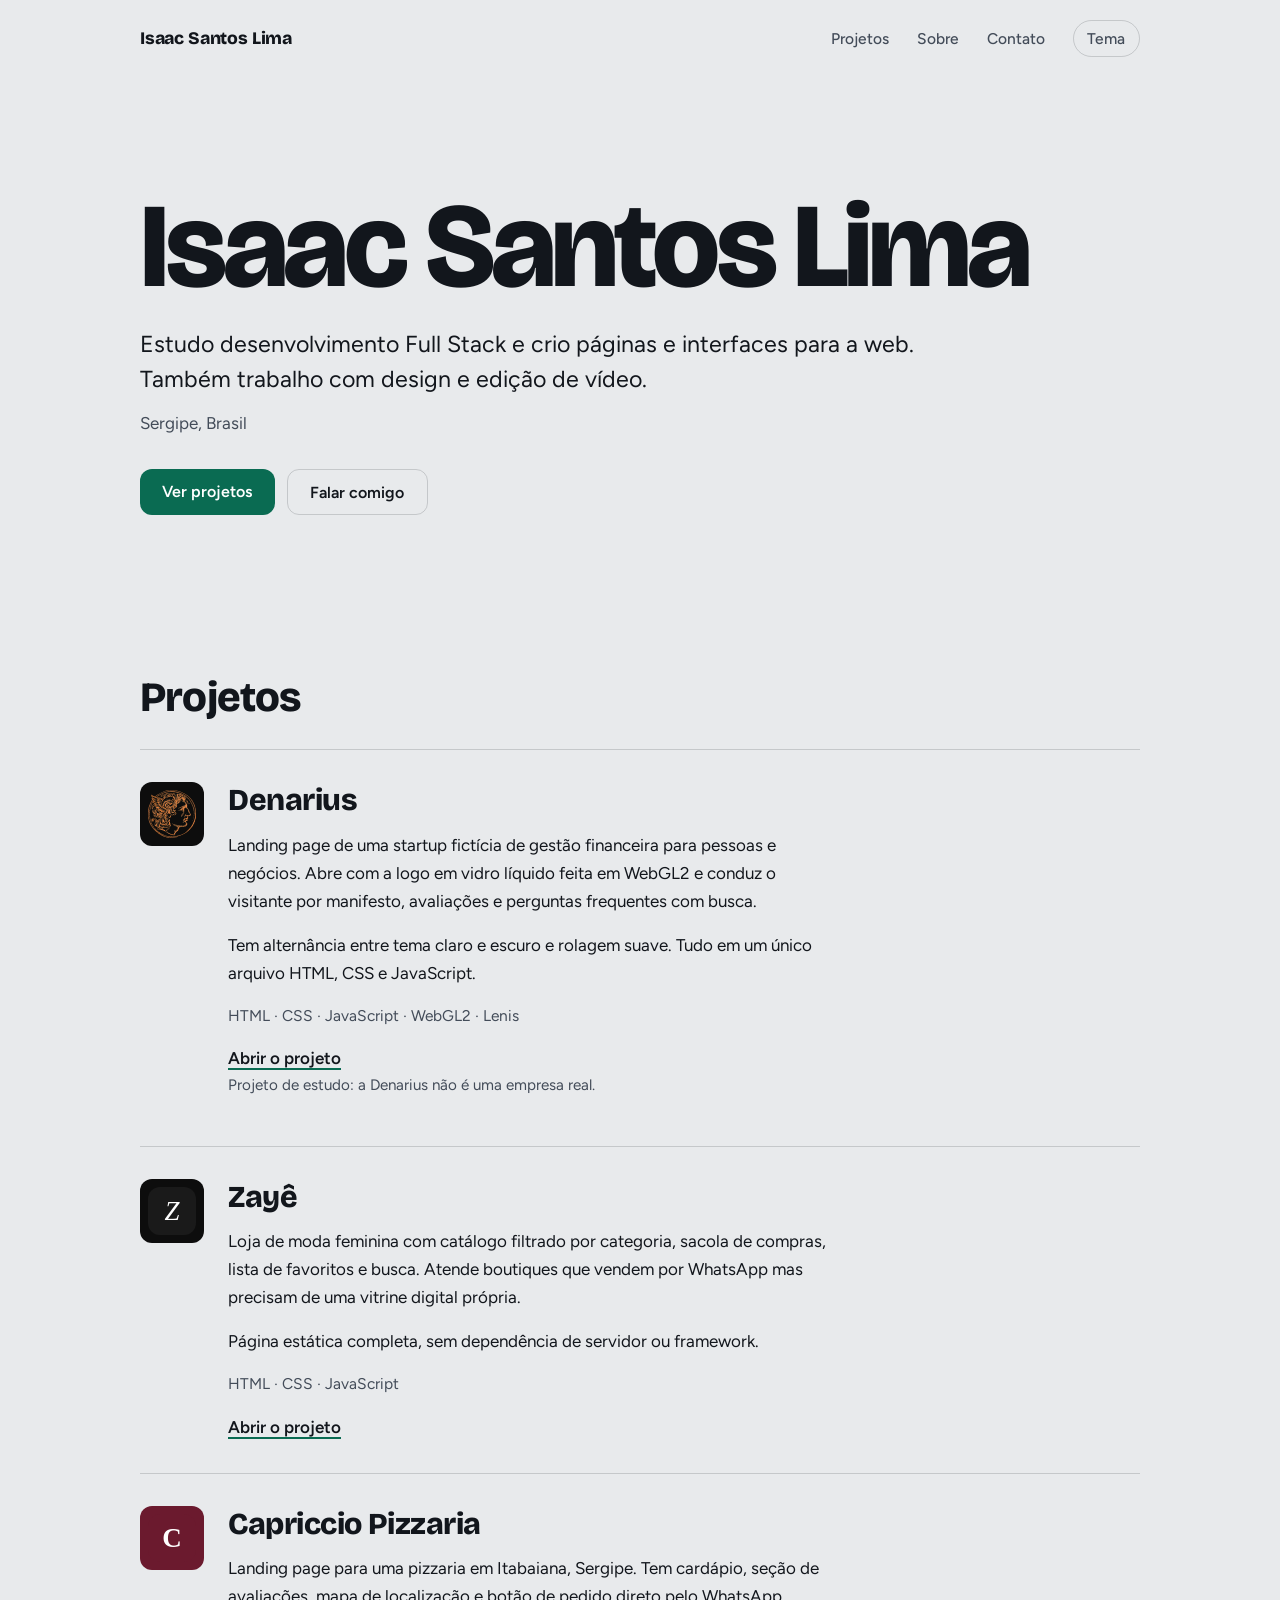
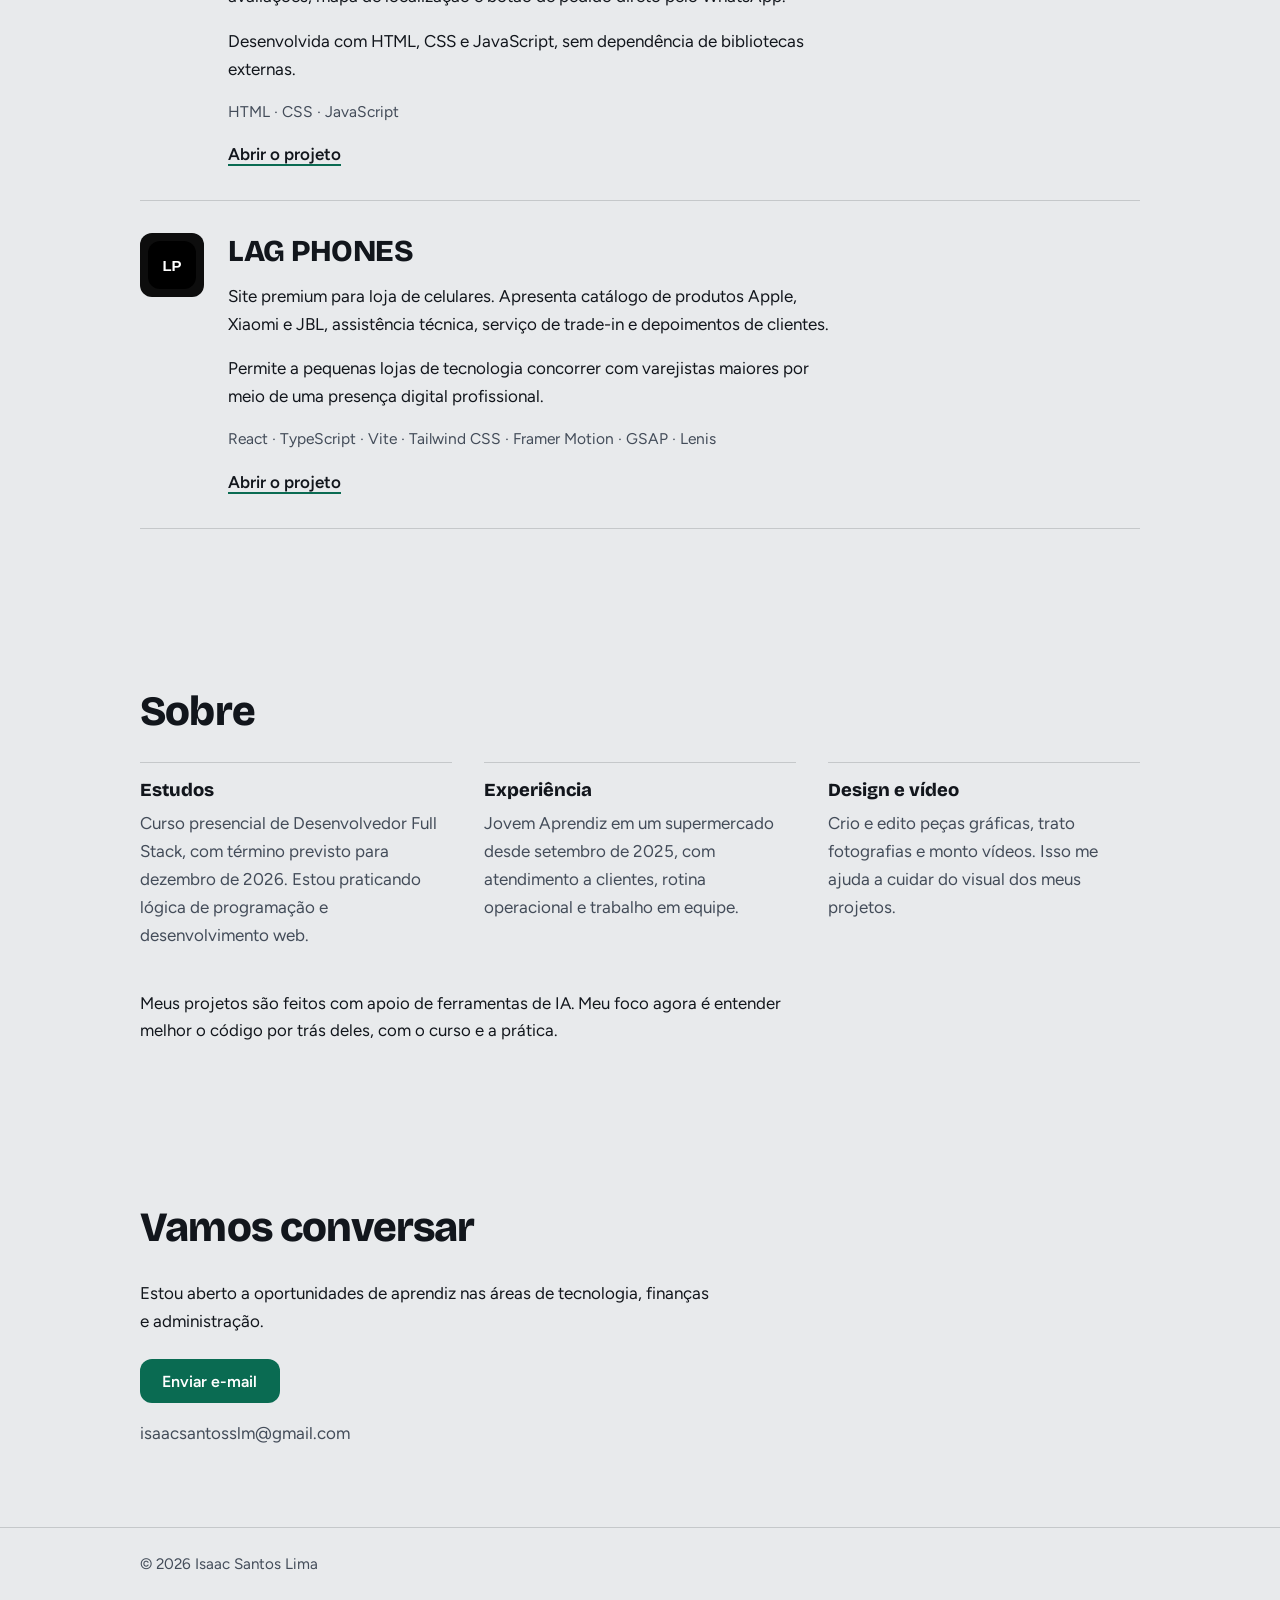
<file: index.html>
<!DOCTYPE html>
<html lang="pt-BR">
<head>
<meta charset="utf-8">
<meta name="viewport" content="width=device-width, initial-scale=1.0, maximum-scale=1.0, user-scalable=no, viewport-fit=cover">
<title>Isaac Santos Lima | Portfólio</title>
<meta name="description" content="Portfólio de Isaac Santos Lima, estudante de Desenvolvimento Full Stack em Sergipe.">
<link rel="stylesheet" href="https://fonts.googleapis.com/css2?family=Bricolage+Grotesque:opsz,wght@12..96,600;12..96,800&family=Figtree:wght@400;500;600&display=swap">
<style>
:root{--bg:#e8eaec;--sf:#f6f7f8;--ink:#12161c;--mu:#434c59;--ln:rgba(18,22,28,.16);--ac:#0a6b52;--on:#fff;
--fd:'Bricolage Grotesque','Trebuchet MS',system-ui,sans-serif;--fb:'Figtree',system-ui,-apple-system,'Segoe UI',sans-serif;
box-sizing:border-box;padding-top:env(safe-area-inset-top,0px);padding-bottom:env(safe-area-inset-bottom,0px);color-scheme:light}
@media (prefers-color-scheme:dark){:root:not([data-theme="light"]){--bg:#0f1419;--sf:#171d24;--ink:#eef1f4;--mu:#a9b3be;--ln:rgba(238,241,244,.18);--ac:#5fd3ab;--on:#0f1419;color-scheme:dark}}
:root[data-theme="dark"]{--bg:#0f1419;--sf:#171d24;--ink:#eef1f4;--mu:#a9b3be;--ln:rgba(238,241,244,.18);--ac:#5fd3ab;--on:#0f1419;color-scheme:dark}
html{scroll-padding-top:env(safe-area-inset-top,0px);scroll-behavior:smooth}
*,*::before,*::after{box-sizing:inherit;-webkit-tap-highlight-color:transparent!important}
html,body{-webkit-user-select:none;-moz-user-select:none;-ms-user-select:none;user-select:none;-webkit-touch-callout:none;touch-action:pan-x pan-y}
img,a{-webkit-user-drag:none;user-drag:none}
a,button,input,select,textarea{-webkit-tap-highlight-color:transparent!important;outline:none}
body{margin:0;background:var(--bg);color:var(--ink);font:400 1.0625rem/1.65 var(--fb);-webkit-font-smoothing:antialiased}
.wrap{max-width:1080px;margin:0 auto;padding:0 clamp(1.25rem,4vw,2.5rem)}
a{color:inherit}
:focus-visible{outline:2px solid var(--ac);outline-offset:2px;border-radius:6px}
header .wrap{display:flex;align-items:center;justify-content:space-between;gap:1rem;padding-top:1.25rem;padding-bottom:1.25rem}
.logo{font:800 1.1rem var(--fd);text-decoration:none;letter-spacing:-.01em}
nav{display:flex;align-items:center;gap:clamp(.9rem,3vw,1.75rem);font-weight:500;font-size:.97rem}
nav a{text-decoration:none;color:var(--mu)}
nav a:hover{color:var(--ink)}
.tema{font:inherit;font-weight:500;background:none;color:var(--mu);border:1px solid var(--ln);border-radius:999px;padding:.3rem .85rem;cursor:pointer}
.tema:hover{color:var(--ink);border-color:var(--ink)}
.hero{padding:clamp(3rem,10vw,7rem) 0 clamp(2.5rem,7vw,5rem)}
h1{font:800 clamp(3rem,10.5vw,7.5rem)/.95 var(--fd);letter-spacing:-.035em;margin:0 0 1.5rem}
.lead{font-size:clamp(1.15rem,2.4vw,1.45rem);line-height:1.5;max-width:34em;margin:0 0 .75rem}
.loc{color:var(--mu);margin:0 0 2rem}
.acoes{display:flex;flex-wrap:wrap;gap:.75rem}
.btn{display:inline-block;font:600 1rem var(--fb);text-decoration:none;background:var(--ac);color:var(--on);padding:.8rem 1.4rem;border-radius:12px}
.btn:hover{filter:brightness(1.1)}
.btn.sec2{background:none;color:var(--ink);border:1px solid var(--ln)}
.btn.sec2:hover{border-color:var(--ink);filter:none}
.sec{padding:clamp(2.5rem,7vw,5rem) 0}
h2{font:800 clamp(1.7rem,4.2vw,2.6rem)/1.1 var(--fd);letter-spacing:-.02em;margin:0 0 1.75rem}
.proj{display:grid;grid-template-columns:64px 1fr;gap:1.5rem;padding:2rem 0;border-top:1px solid var(--ln)}
.proj:last-of-type{border-bottom:1px solid var(--ln)}
.fav{width:64px;height:64px;padding:8px;border-radius:12px;background:#1a120c;object-fit:contain;flex-shrink:0}
.fav-light{background:#f0f0f0}
.fav-dark{background:#0d0d0d}
.proj h3{font:800 clamp(1.4rem,3vw,1.9rem)/1.2 var(--fd);letter-spacing:-.015em;margin:0 0 .75rem}
.proj p{margin:0 0 1rem;max-width:36em}
.stack{color:var(--mu);font-size:.97rem;margin:0 0 1rem}
.lnk{font-weight:600;color:var(--ink);text-underline-offset:.25em;text-decoration-thickness:2px;text-decoration-color:var(--ac);margin-right:1.5rem}
.nota{font-size:.95rem;color:var(--mu);margin:1.25rem 0 0}
.cols{display:grid;grid-template-columns:repeat(auto-fit,minmax(240px,1fr));gap:2rem}
.cols div{border-top:1px solid var(--ln);padding-top:1rem}
.cols h3{font:800 1.15rem var(--fd);margin:0 0 .5rem}
.cols p{margin:0;color:var(--mu)}
.ia{margin:2.5rem 0 0;max-width:40em;font-size:1.05rem}
.fim p{max-width:34em;margin:0 0 1.5rem}
.mail{display:block;margin-top:1rem;color:var(--mu)}
footer{border-top:1px solid var(--ln);padding:1.5rem 0 2rem;color:var(--mu);font-size:.95rem}
@media (max-width:600px){
  header .wrap{padding-top:1rem;padding-bottom:.75rem;justify-content:center}
  .logo{display:none}
  nav{width:100%;justify-content:space-between;gap:.5rem;font-size:.93rem}
  .tema{padding:.3rem .75rem}
  .hero{padding:2.25rem 0 2rem}
  h1{font-size:clamp(2.3rem,9vw,3.6rem);line-height:1.02;margin-bottom:1rem}
  .lead{font-size:1.05rem;line-height:1.55}
  .loc{margin-bottom:1.5rem}
  .acoes{flex-direction:column;gap:.65rem}
  .acoes .btn{text-align:center;width:100%;padding:.85rem 1rem}
  .sec{padding:2.25rem 0}
  .proj{grid-template-columns:52px 1fr;gap:1rem;padding:1.5rem 0}
  .fav{width:52px;height:52px;padding:6px;border-radius:10px}
  .proj h3{font-size:1.35rem;margin-bottom:.4rem}
  .proj p{font-size:.98rem;line-height:1.55;margin-bottom:.75rem}
  .stack{font-size:.88rem;margin-bottom:.85rem}
  .lnk{display:inline-block;padding:.25rem 0}
  .cols{grid-template-columns:1fr;gap:1.5rem}
  .fim .btn{width:100%;text-align:center}
}
@media (prefers-reduced-motion:reduce){html{scroll-behavior:auto}}
</style>
</head>
<body>
<header>
  <div class="wrap">
    <a class="logo" href="#topo">Isaac Santos Lima</a>
    <nav aria-label="Principal">
      <a href="#projeto">Projetos</a>
      <a href="#sobre">Sobre</a>
      <a href="#contato">Contato</a>
      <button class="tema" id="tema" type="button" aria-label="Alternar entre tema claro e escuro">Tema</button>
    </nav>
  </div>
</header>

<main id="topo">
  <section class="hero">
    <div class="wrap">
      <h1>Isaac Santos Lima</h1>
      <p class="lead">Estudo desenvolvimento Full Stack e crio páginas e interfaces para a web. Também trabalho com design e edição de vídeo.</p>
      <p class="loc">Sergipe, Brasil</p>
      <div class="acoes">
        <a class="btn" href="#projeto">Ver projetos</a>
        <a class="btn sec2" href="#contato">Falar comigo</a>
      </div>
    </div>
  </section>

  <section class="sec" id="projeto">
    <div class="wrap">
      <h2>Projetos</h2>

      <!-- Denarius -->
      <article class="proj">
        <img class="fav fav-dark" src="projetos/denarius/icon.webp" alt="Ícone do Denarius" width="64" height="64">
        <div>
          <h3>Denarius</h3>
          <p>Landing page de uma startup fictícia de gestão financeira para pessoas e negócios. Abre com a logo em vidro líquido feita em WebGL2 e conduz o visitante por manifesto, avaliações e perguntas frequentes com busca.</p>
          <p>Tem alternância entre tema claro e escuro e rolagem suave. Tudo em um único arquivo HTML, CSS e JavaScript.</p>
          <p class="stack">HTML · CSS · JavaScript · WebGL2 · Lenis</p>
          <a class="lnk" href="projetos/denarius/" target="_blank" rel="noopener">Abrir o projeto</a>
          <p class="nota">Projeto de estudo: a Denarius não é uma empresa real.</p>
        </div>
      </article>

      <!-- Zayê -->
      <article class="proj">
        <img class="fav fav-dark" src="[data-uri]" alt="Ícone Zayê" width="64" height="64">
        <div>
          <h3>Zayê</h3>
          <p>Loja de moda feminina com catálogo filtrado por categoria, sacola de compras, lista de favoritos e busca. Atende boutiques que vendem por WhatsApp mas precisam de uma vitrine digital própria.</p>
          <p>Página estática completa, sem dependência de servidor ou framework.</p>
          <p class="stack">HTML · CSS · JavaScript</p>
          <a class="lnk" href="projetos/zaye/" target="_blank" rel="noopener">Abrir o projeto</a>
        </div>
      </article>

      <!-- Capriccio -->
      <article class="proj">
        <img class="fav" style="background:#6b1a2e" src="[data-uri]" alt="Ícone Capriccio" width="64" height="64">
        <div>
          <h3>Capriccio Pizzaria</h3>
          <p>Landing page para uma pizzaria em Itabaiana, Sergipe. Tem cardápio, seção de avaliações, mapa de localização e botão de pedido direto pelo WhatsApp.</p>
          <p>Desenvolvida com HTML, CSS e JavaScript, sem dependência de bibliotecas externas.</p>
          <p class="stack">HTML · CSS · JavaScript</p>
          <a class="lnk" href="projetos/capriccio/" target="_blank" rel="noopener">Abrir o projeto</a>
        </div>
      </article>

      <!-- LAG PHONES -->
      <article class="proj">
        <img class="fav fav-dark" src="[data-uri]" alt="Ícone LAG PHONES" width="64" height="64">
        <div>
          <h3>LAG PHONES</h3>
          <p>Site premium para loja de celulares. Apresenta catálogo de produtos Apple, Xiaomi e JBL, assistência técnica, serviço de trade-in e depoimentos de clientes.</p>
          <p>Permite a pequenas lojas de tecnologia concorrer com varejistas maiores por meio de uma presença digital profissional.</p>
          <p class="stack">React · TypeScript · Vite · Tailwind CSS · Framer Motion · GSAP · Lenis</p>
          <a class="lnk" href="projetos/lag-phones/" target="_blank" rel="noopener">Abrir o projeto</a>
        </div>
      </article>

    </div>
  </section>

  <section class="sec" id="sobre">
    <div class="wrap">
      <h2>Sobre</h2>
      <div class="cols">
        <div>
          <h3>Estudos</h3>
          <p>Curso presencial de Desenvolvedor Full Stack, com término previsto para dezembro de 2026. Estou praticando lógica de programação e desenvolvimento web.</p>
        </div>
        <div>
          <h3>Experiência</h3>
          <p>Jovem Aprendiz em um supermercado desde setembro de 2025, com atendimento a clientes, rotina operacional e trabalho em equipe.</p>
        </div>
        <div>
          <h3>Design e vídeo</h3>
          <p>Crio e edito peças gráficas, trato fotografias e monto vídeos. Isso me ajuda a cuidar do visual dos meus projetos.</p>
        </div>
      </div>
      <p class="ia">Meus projetos são feitos com apoio de ferramentas de IA. Meu foco agora é entender melhor o código por trás deles, com o curso e a prática.</p>
    </div>
  </section>

  <section class="sec fim" id="contato">
    <div class="wrap">
      <h2>Vamos conversar</h2>
      <p>Estou aberto a oportunidades de aprendiz nas áreas de tecnologia, finanças e administração.</p>
      <a class="btn" href="mailto:isaacsantosslm@gmail.com">Enviar e-mail</a>
      <span class="mail">isaacsantosslm@gmail.com</span>
    </div>
  </section>
</main>

<footer>
  <div class="wrap">© 2026 Isaac Santos Lima</div>
</footer>

<script>
(function(){
  var r=document.documentElement,k='portfolio-tema';
  try{var s=localStorage.getItem(k);if(s==='dark'||s==='light')r.setAttribute('data-theme',s)}catch(e){}
  document.getElementById('tema').addEventListener('click',function(){
    var t=r.getAttribute('data-theme');
    var dark=t?t==='dark':window.matchMedia('(prefers-color-scheme: dark)').matches;
    var n=dark?'light':'dark';
    r.setAttribute('data-theme',n);
    try{localStorage.setItem(k,n)}catch(e){}
  });
  document.addEventListener('dragstart',function(e){e.preventDefault();});
  document.addEventListener('copy',function(e){e.preventDefault();});
})();
</script>
</body>
</html>
</file>
